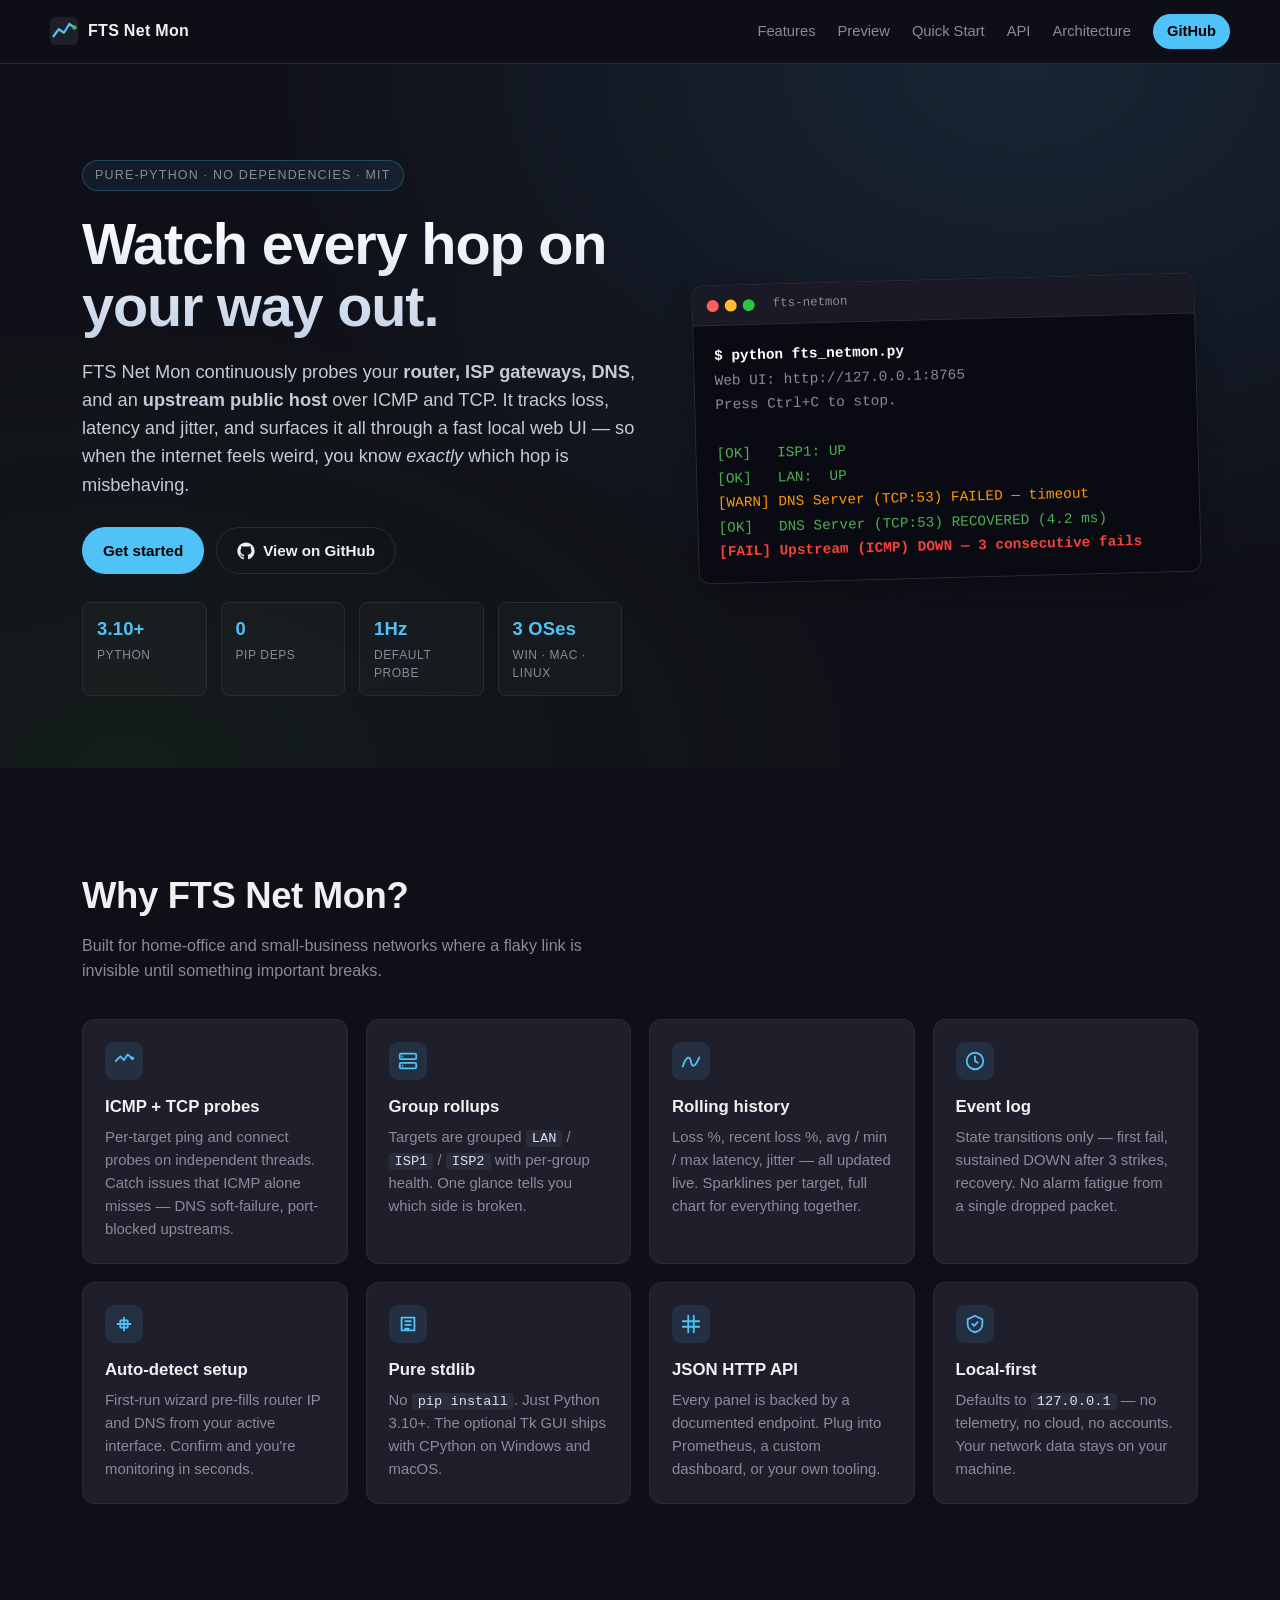
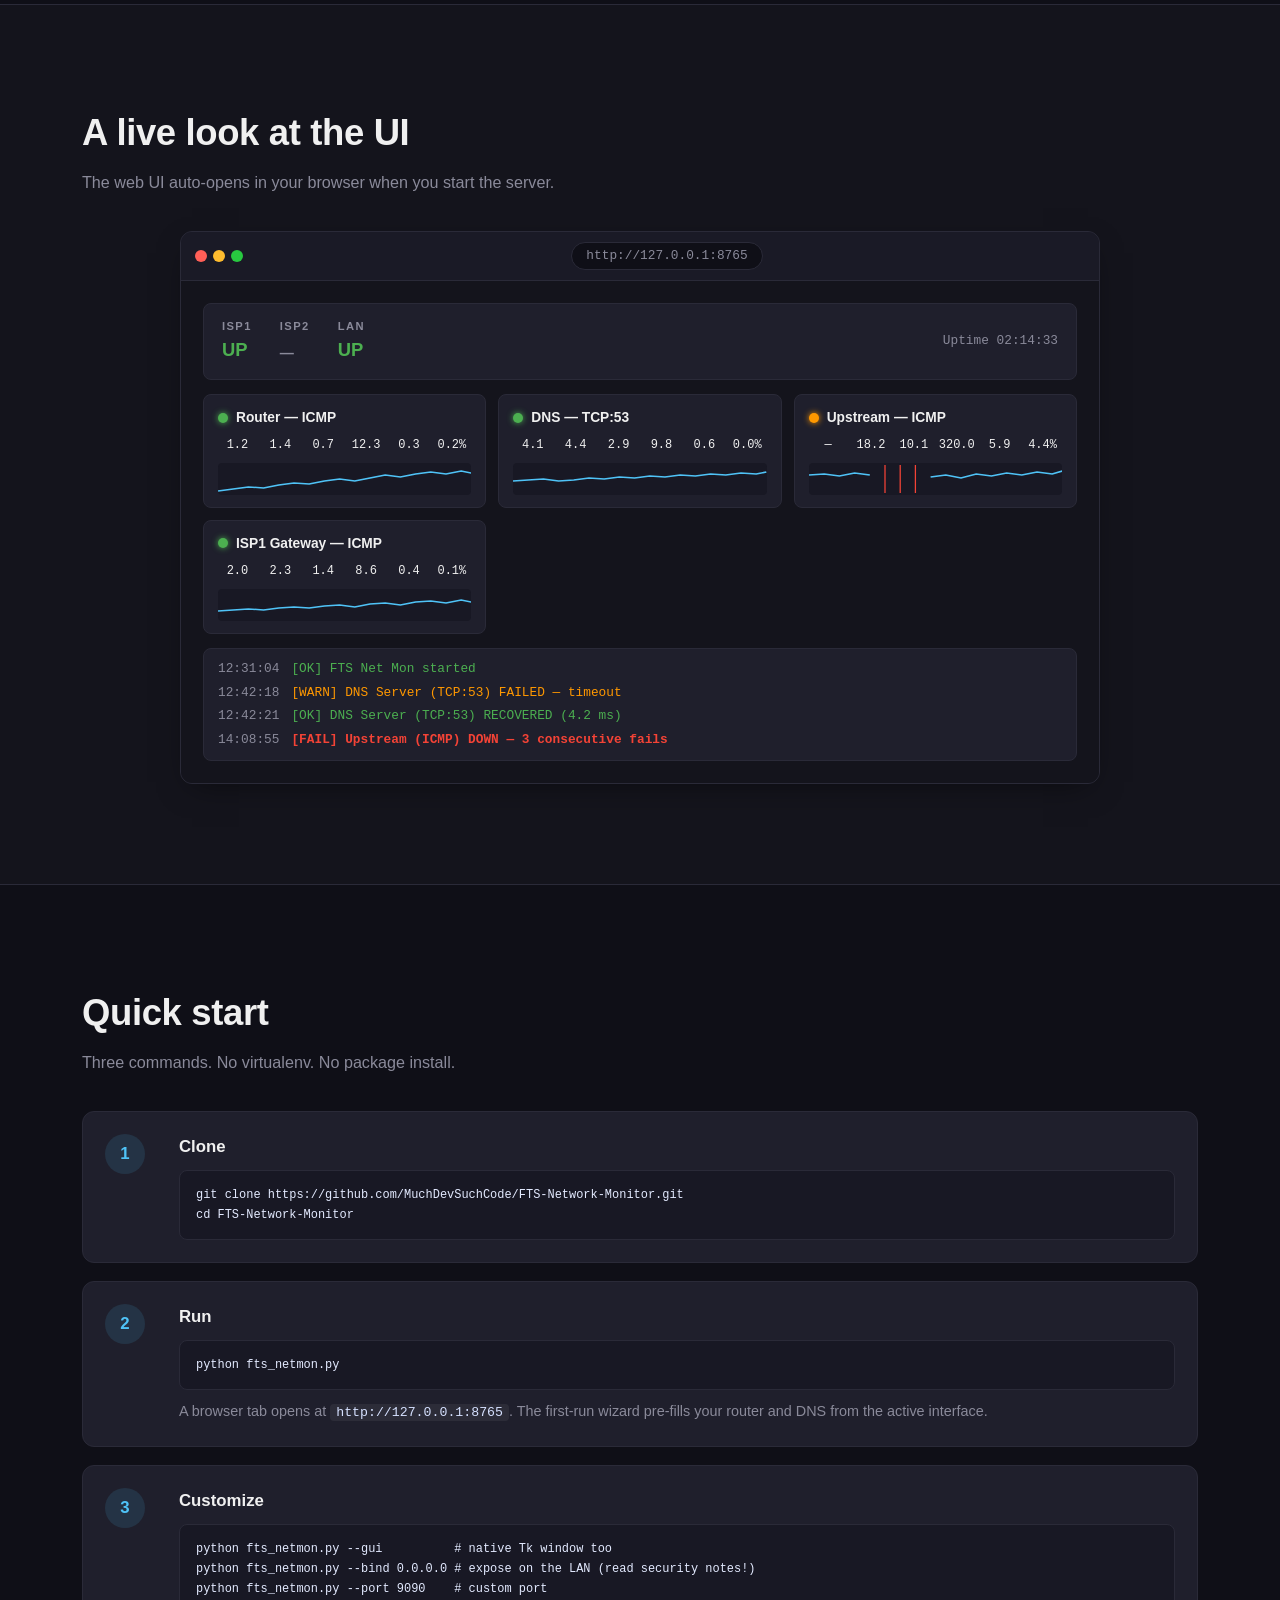
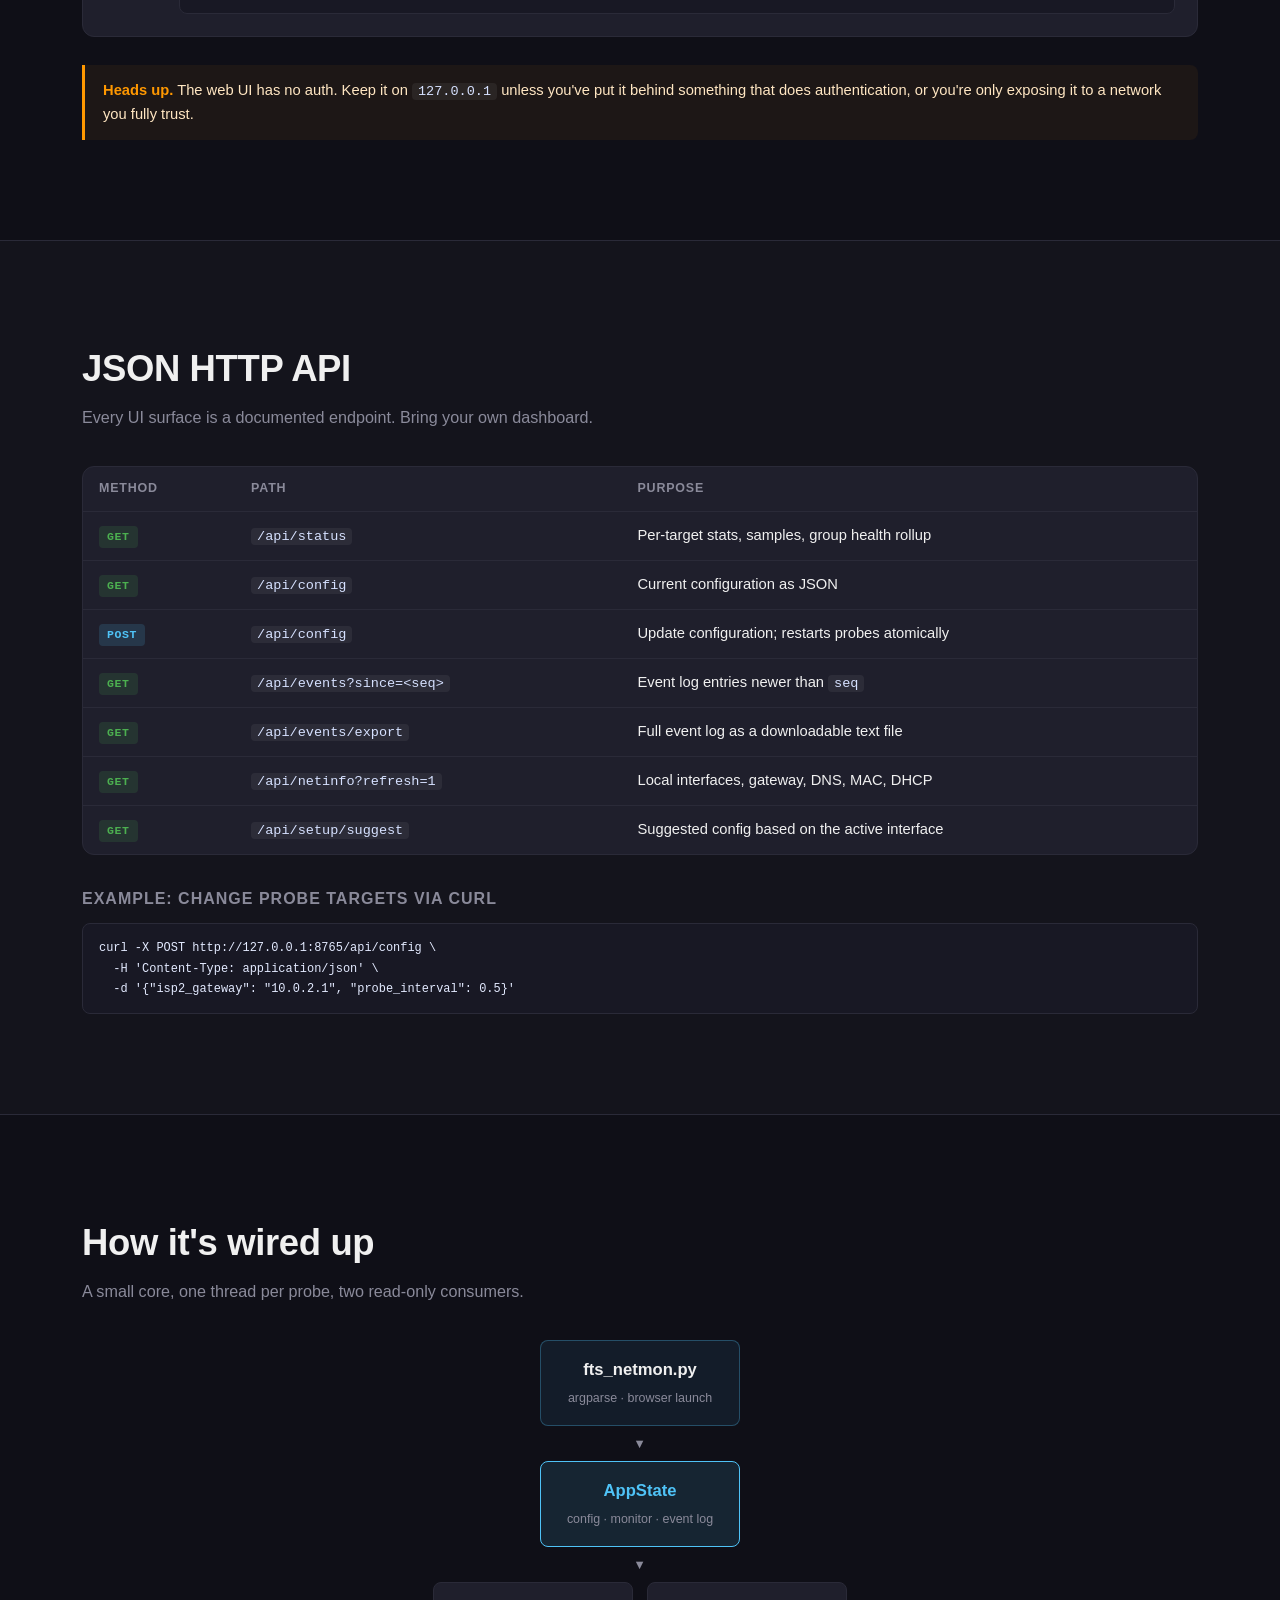
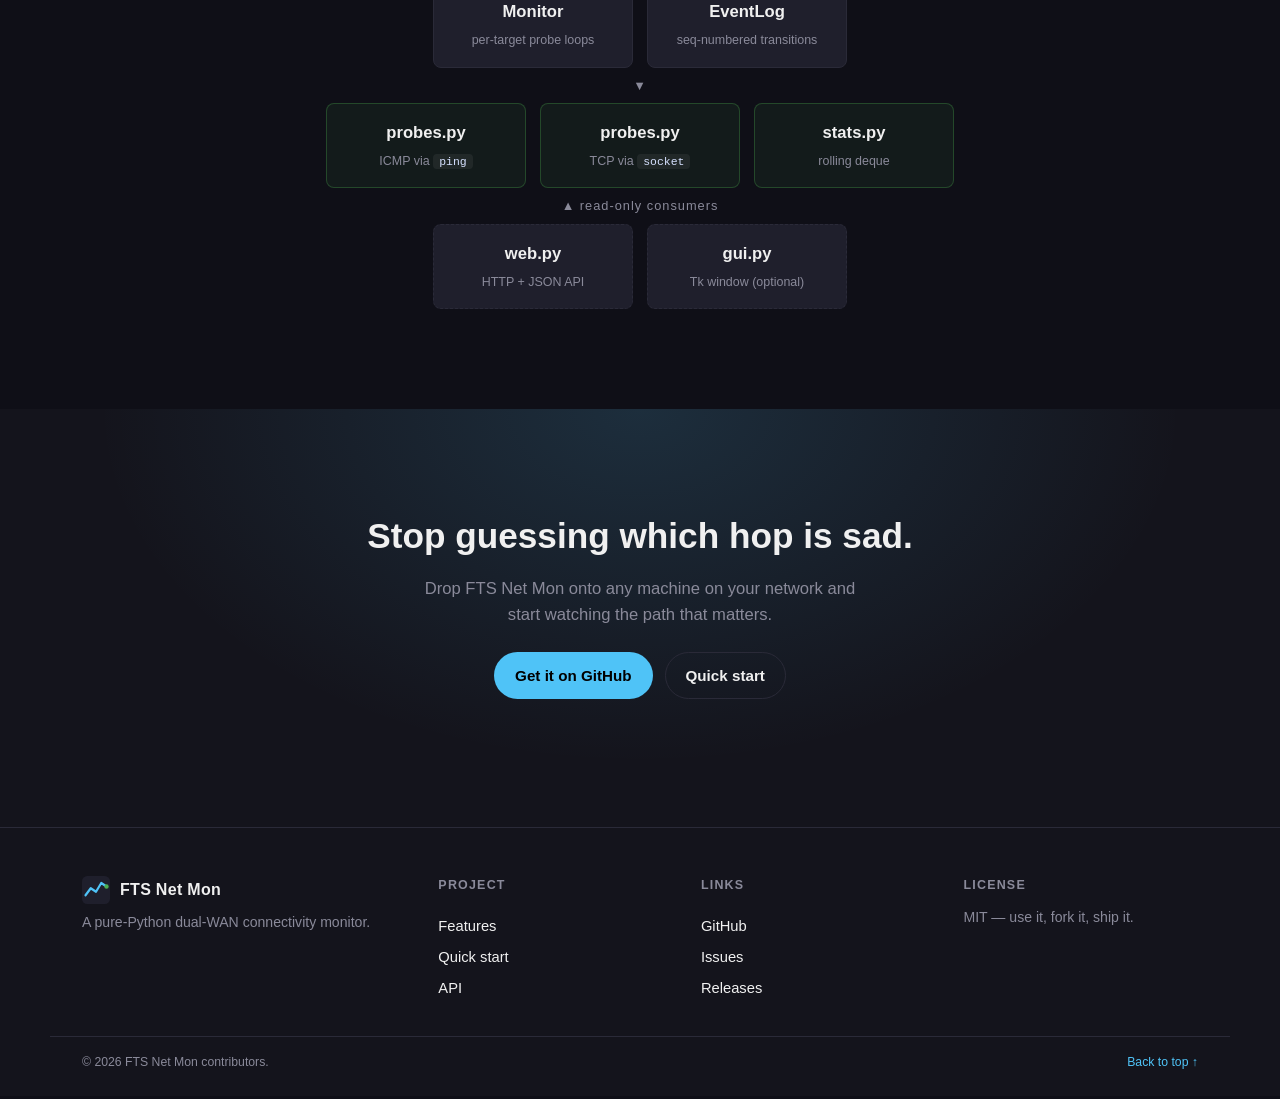
<file: docs/index.html>
<!DOCTYPE html>
<html lang="en">
<head>
  <meta charset="UTF-8">
  <meta name="viewport" content="width=device-width, initial-scale=1.0">
  <meta name="description" content="FTS Net Mon — a pure-Python dual-WAN connectivity monitor with a live web UI. ICMP + TCP probes, group rollups, event log, no third-party dependencies.">
  <meta name="theme-color" content="#14141c">
  <meta property="og:title" content="FTS Net Mon — Dual-WAN Connectivity Monitor">
  <meta property="og:description" content="Pure-Python tool that probes your router, ISP gateways, DNS and upstream over ICMP + TCP, with a live local web UI.">
  <meta property="og:type" content="website">
  <title>FTS Net Mon — Dual-WAN Connectivity Monitor</title>
  <link rel="stylesheet" href="styles.css">
  <link rel="icon" href="data:image/svg+xml,%3Csvg xmlns='http://www.w3.org/2000/svg' viewBox='0 0 32 32'%3E%3Crect width='32' height='32' rx='6' fill='%2314141c'/%3E%3Cpath d='M4 22 L10 14 L16 18 L22 8 L28 12' stroke='%234fc3f7' stroke-width='2.5' fill='none' stroke-linecap='round' stroke-linejoin='round'/%3E%3Ccircle cx='28' cy='12' r='2.5' fill='%234caf50'/%3E%3C/svg%3E">
</head>
<body>
  <a class="skip-link" href="#main">Skip to content</a>

  <header class="site-header">
    <div class="container nav">
      <a class="brand" href="#top" aria-label="FTS Net Mon home">
        <svg class="brand-mark" viewBox="0 0 32 32" aria-hidden="true">
          <rect width="32" height="32" rx="6" fill="#1f1f2c"/>
          <path d="M4 22 L10 14 L16 18 L22 8 L28 12" stroke="#4fc3f7" stroke-width="2.5" fill="none" stroke-linecap="round" stroke-linejoin="round"/>
          <circle cx="28" cy="12" r="2.5" fill="#4caf50"/>
        </svg>
        <span class="brand-text">FTS Net Mon</span>
      </a>

      <button class="nav-toggle" id="nav-toggle" aria-expanded="false" aria-controls="primary-nav" aria-label="Open menu">
        <span></span><span></span><span></span>
      </button>

      <nav id="primary-nav" class="primary-nav" aria-label="Primary">
        <a href="#features">Features</a>
        <a href="#preview">Preview</a>
        <a href="#quickstart">Quick Start</a>
        <a href="#api">API</a>
        <a href="#architecture">Architecture</a>
        <a class="nav-cta" href="https://github.com/MuchDevSuchCode/FTS-Network-Monitor" target="_blank" rel="noopener">GitHub</a>
      </nav>
    </div>
  </header>

  <main id="main">
    <section id="top" class="hero">
      <div class="container hero-grid">
        <div class="hero-copy">
          <span class="eyebrow">Pure-Python · No dependencies · MIT</span>
          <h1>Watch every hop on your way out.</h1>
          <p class="lead">
            FTS Net Mon continuously probes your <strong>router, ISP gateways, DNS</strong>, and an
            <strong>upstream public host</strong> over ICMP and TCP. It tracks loss, latency and jitter,
            and surfaces it all through a fast local web UI — so when the internet feels weird,
            you know <em>exactly</em> which hop is misbehaving.
          </p>

          <div class="cta-row">
            <a class="btn primary" href="#quickstart">Get started</a>
            <a class="btn ghost" href="https://github.com/MuchDevSuchCode/FTS-Network-Monitor" target="_blank" rel="noopener">
              <svg viewBox="0 0 24 24" width="18" height="18" aria-hidden="true">
                <path fill="currentColor" d="M12 .5C5.65.5.5 5.65.5 12c0 5.08 3.29 9.39 7.86 10.91.58.11.79-.25.79-.56v-2.16c-3.2.7-3.87-1.36-3.87-1.36-.52-1.32-1.27-1.67-1.27-1.67-1.04-.71.08-.7.08-.7 1.15.08 1.76 1.18 1.76 1.18 1.02 1.75 2.68 1.24 3.34.95.1-.74.4-1.24.72-1.52-2.55-.29-5.24-1.28-5.24-5.69 0-1.26.45-2.29 1.18-3.1-.12-.29-.51-1.46.11-3.04 0 0 .96-.31 3.15 1.18.91-.25 1.89-.38 2.86-.39.97.01 1.95.14 2.86.39 2.18-1.49 3.14-1.18 3.14-1.18.62 1.58.23 2.75.12 3.04.74.81 1.18 1.84 1.18 3.1 0 4.42-2.69 5.39-5.25 5.68.41.36.78 1.06.78 2.13v3.16c0 .31.21.68.8.56C20.21 21.39 23.5 17.07 23.5 12 23.5 5.65 18.35.5 12 .5z"/>
              </svg>
              View on GitHub
            </a>
          </div>

          <div class="hero-meta">
            <div><strong>3.10+</strong><span>Python</span></div>
            <div><strong>0</strong><span>pip deps</span></div>
            <div><strong>1Hz</strong><span>default probe</span></div>
            <div><strong>3 OSes</strong><span>Win · Mac · Linux</span></div>
          </div>
        </div>

        <div class="hero-visual" aria-hidden="true">
          <div class="terminal">
            <div class="terminal-bar">
              <span class="dot red"></span><span class="dot yellow"></span><span class="dot green"></span>
              <span class="terminal-title">fts-netmon</span>
            </div>
            <pre class="terminal-body"><span class="cmd">$ python fts_netmon.py</span>
<span class="dim">Web UI: http://127.0.0.1:8765</span>
<span class="dim">Press Ctrl+C to stop.</span>

<span class="ok">[OK]   ISP1: UP</span>
<span class="ok">[OK]   LAN:  UP</span>
<span class="warn">[WARN] DNS Server (TCP:53) FAILED — timeout</span>
<span class="ok">[OK]   DNS Server (TCP:53) RECOVERED (4.2 ms)</span>
<span class="fail">[FAIL] Upstream (ICMP) DOWN — 3 consecutive fails</span>
</pre>
          </div>
        </div>
      </div>
    </section>

    <section id="features" class="section">
      <div class="container">
        <h2 class="section-title">Why FTS Net Mon?</h2>
        <p class="section-sub">Built for home-office and small-business networks where a flaky link is invisible until something important breaks.</p>

        <div class="feature-grid">
          <article class="card">
            <div class="card-icon" aria-hidden="true">
              <svg viewBox="0 0 24 24"><path d="M3 12 L8 7 L12 11 L16 5 L21 9" stroke="currentColor" stroke-width="2" fill="none" stroke-linecap="round" stroke-linejoin="round"/><circle cx="21" cy="9" r="2" fill="currentColor"/></svg>
            </div>
            <h3>ICMP + TCP probes</h3>
            <p>Per-target ping and connect probes on independent threads. Catch issues that ICMP alone misses — DNS soft-failure, port-blocked upstreams.</p>
          </article>

          <article class="card">
            <div class="card-icon" aria-hidden="true">
              <svg viewBox="0 0 24 24"><rect x="3" y="4" width="18" height="6" rx="1.5" stroke="currentColor" stroke-width="2" fill="none"/><rect x="3" y="14" width="18" height="6" rx="1.5" stroke="currentColor" stroke-width="2" fill="none"/><circle cx="6" cy="7" r="1" fill="currentColor"/><circle cx="6" cy="17" r="1" fill="currentColor"/></svg>
            </div>
            <h3>Group rollups</h3>
            <p>Targets are grouped <code>LAN</code> / <code>ISP1</code> / <code>ISP2</code> with per-group health. One glance tells you which side is broken.</p>
          </article>

          <article class="card">
            <div class="card-icon" aria-hidden="true">
              <svg viewBox="0 0 24 24"><path d="M3 18 C7 6, 11 6, 12 13 S 17 18, 21 8" stroke="currentColor" stroke-width="2" fill="none" stroke-linecap="round"/></svg>
            </div>
            <h3>Rolling history</h3>
            <p>Loss %, recent loss %, avg / min / max latency, jitter — all updated live. Sparklines per target, full chart for everything together.</p>
          </article>

          <article class="card">
            <div class="card-icon" aria-hidden="true">
              <svg viewBox="0 0 24 24"><circle cx="12" cy="12" r="9" stroke="currentColor" stroke-width="2" fill="none"/><path d="M12 7 V12 L15 14" stroke="currentColor" stroke-width="2" fill="none" stroke-linecap="round"/></svg>
            </div>
            <h3>Event log</h3>
            <p>State transitions only — first fail, sustained DOWN after 3 strikes, recovery. No alarm fatigue from a single dropped packet.</p>
          </article>

          <article class="card">
            <div class="card-icon" aria-hidden="true">
              <svg viewBox="0 0 24 24"><path d="M5 12 H19 M12 5 V19 M8 8 H16 V16 H8 Z" stroke="currentColor" stroke-width="2" fill="none" stroke-linecap="round" stroke-linejoin="round"/></svg>
            </div>
            <h3>Auto-detect setup</h3>
            <p>First-run wizard pre-fills router IP and DNS from your active interface. Confirm and you're monitoring in seconds.</p>
          </article>

          <article class="card">
            <div class="card-icon" aria-hidden="true">
              <svg viewBox="0 0 24 24"><path d="M5 19 V5 H19 V19 Z M9 9 H15 M9 13 H15 M9 17 H13" stroke="currentColor" stroke-width="2" fill="none" stroke-linecap="round" stroke-linejoin="round"/></svg>
            </div>
            <h3>Pure stdlib</h3>
            <p>No <code>pip install</code>. Just Python 3.10+. The optional Tk GUI ships with CPython on Windows and macOS.</p>
          </article>

          <article class="card">
            <div class="card-icon" aria-hidden="true">
              <svg viewBox="0 0 24 24"><path d="M3 9 H21 M3 15 H21 M9 3 V21 M15 3 V21" stroke="currentColor" stroke-width="2" fill="none" stroke-linecap="round"/></svg>
            </div>
            <h3>JSON HTTP API</h3>
            <p>Every panel is backed by a documented endpoint. Plug into Prometheus, a custom dashboard, or your own tooling.</p>
          </article>

          <article class="card">
            <div class="card-icon" aria-hidden="true">
              <svg viewBox="0 0 24 24"><path d="M12 3 L4 7 V12 C4 17 8 20 12 21 C16 20 20 17 20 12 V7 Z" stroke="currentColor" stroke-width="2" fill="none" stroke-linejoin="round"/><path d="M9 12 L11 14 L15 10" stroke="currentColor" stroke-width="2" fill="none" stroke-linecap="round" stroke-linejoin="round"/></svg>
            </div>
            <h3>Local-first</h3>
            <p>Defaults to <code>127.0.0.1</code> — no telemetry, no cloud, no accounts. Your network data stays on your machine.</p>
          </article>
        </div>
      </div>
    </section>

    <section id="preview" class="section section-alt">
      <div class="container">
        <h2 class="section-title">A live look at the UI</h2>
        <p class="section-sub">The web UI auto-opens in your browser when you start the server.</p>

        <div class="preview">
          <div class="preview-window" role="img" aria-label="Mock-up of the FTS Net Mon web UI showing group health, target cards with sparklines, and an event log">
            <div class="window-bar">
              <span class="dot red"></span><span class="dot yellow"></span><span class="dot green"></span>
              <span class="window-url">http://127.0.0.1:8765</span>
            </div>
            <div class="window-body">
              <div class="mock-banner">
                <div class="mock-group"><span class="mock-lbl">ISP1</span><span class="mock-status ok">UP</span></div>
                <div class="mock-group"><span class="mock-lbl">ISP2</span><span class="mock-status muted">—</span></div>
                <div class="mock-group"><span class="mock-lbl">LAN</span><span class="mock-status ok">UP</span></div>
                <div class="mock-clock">Uptime 02:14:33</div>
              </div>

              <div class="mock-cards">
                <div class="mock-card">
                  <div class="mock-card-head"><span class="mock-light ok"></span><span class="mock-name">Router — ICMP</span></div>
                  <div class="mock-stats"><span>1.2</span><span>1.4</span><span>0.7</span><span>12.3</span><span>0.3</span><span>0.2%</span></div>
                  <svg class="mock-spark" viewBox="0 0 200 32" preserveAspectRatio="none">
                    <polyline points="0,28 12,26 24,24 36,25 48,22 60,20 72,21 84,18 96,16 108,18 120,15 132,12 144,14 156,11 168,9 180,11 192,8 200,10" fill="none" stroke="#4fc3f7" stroke-width="1.5"/>
                  </svg>
                </div>

                <div class="mock-card">
                  <div class="mock-card-head"><span class="mock-light ok"></span><span class="mock-name">DNS — TCP:53</span></div>
                  <div class="mock-stats"><span>4.1</span><span>4.4</span><span>2.9</span><span>9.8</span><span>0.6</span><span>0.0%</span></div>
                  <svg class="mock-spark" viewBox="0 0 200 32" preserveAspectRatio="none">
                    <polyline points="0,18 12,17 24,16 36,18 48,17 60,15 72,16 84,14 96,15 108,13 120,14 132,12 144,13 156,11 168,12 180,10 192,11 200,9" fill="none" stroke="#4fc3f7" stroke-width="1.5"/>
                  </svg>
                </div>

                <div class="mock-card">
                  <div class="mock-card-head"><span class="mock-light warn"></span><span class="mock-name">Upstream — ICMP</span></div>
                  <div class="mock-stats"><span>—</span><span>18.2</span><span>10.1</span><span>320.0</span><span>5.9</span><span>4.4%</span></div>
                  <svg class="mock-spark" viewBox="0 0 200 32" preserveAspectRatio="none">
                    <polyline points="0,12 12,11 24,13 36,10 48,12" fill="none" stroke="#4fc3f7" stroke-width="1.5"/>
                    <line x1="60" y1="2" x2="60" y2="30" stroke="#f44336" stroke-width="1"/>
                    <line x1="72" y1="2" x2="72" y2="30" stroke="#f44336" stroke-width="1"/>
                    <line x1="84" y1="2" x2="84" y2="30" stroke="#f44336" stroke-width="1"/>
                    <polyline points="96,14 108,12 120,15 132,11 144,13 156,10 168,12 180,9 192,11 200,8" fill="none" stroke="#4fc3f7" stroke-width="1.5"/>
                  </svg>
                </div>

                <div class="mock-card">
                  <div class="mock-card-head"><span class="mock-light ok"></span><span class="mock-name">ISP1 Gateway — ICMP</span></div>
                  <div class="mock-stats"><span>2.0</span><span>2.3</span><span>1.4</span><span>8.6</span><span>0.4</span><span>0.1%</span></div>
                  <svg class="mock-spark" viewBox="0 0 200 32" preserveAspectRatio="none">
                    <polyline points="0,22 12,21 24,20 36,21 48,19 60,18 72,19 84,17 96,16 108,18 120,15 132,14 144,16 156,13 168,12 180,14 192,11 200,13" fill="none" stroke="#4fc3f7" stroke-width="1.5"/>
                  </svg>
                </div>
              </div>

              <div class="mock-events">
                <div class="ev"><span class="ev-ts">12:31:04</span><span class="ev-ok">[OK]   FTS Net Mon started</span></div>
                <div class="ev"><span class="ev-ts">12:42:18</span><span class="ev-warn">[WARN] DNS Server (TCP:53) FAILED — timeout</span></div>
                <div class="ev"><span class="ev-ts">12:42:21</span><span class="ev-ok">[OK]   DNS Server (TCP:53) RECOVERED (4.2 ms)</span></div>
                <div class="ev"><span class="ev-ts">14:08:55</span><span class="ev-fail">[FAIL] Upstream (ICMP) DOWN — 3 consecutive fails</span></div>
              </div>
            </div>
          </div>
        </div>
      </div>
    </section>

    <section id="quickstart" class="section">
      <div class="container">
        <h2 class="section-title">Quick start</h2>
        <p class="section-sub">Three commands. No virtualenv. No package install.</p>

        <ol class="steps">
          <li>
            <div class="step-num">1</div>
            <div class="step-body">
              <h3>Clone</h3>
              <pre><code>git clone https://github.com/MuchDevSuchCode/FTS-Network-Monitor.git
cd FTS-Network-Monitor</code></pre>
            </div>
          </li>
          <li>
            <div class="step-num">2</div>
            <div class="step-body">
              <h3>Run</h3>
              <pre><code>python fts_netmon.py</code></pre>
              <p class="step-hint">A browser tab opens at <code>http://127.0.0.1:8765</code>. The first-run wizard pre-fills your router and DNS from the active interface.</p>
            </div>
          </li>
          <li>
            <div class="step-num">3</div>
            <div class="step-body">
              <h3>Customize</h3>
              <pre><code>python fts_netmon.py --gui          # native Tk window too
python fts_netmon.py --bind 0.0.0.0 # expose on the LAN (read security notes!)
python fts_netmon.py --port 9090    # custom port</code></pre>
            </div>
          </li>
        </ol>

        <div class="callout">
          <strong>Heads up.</strong> The web UI has no auth. Keep it on <code>127.0.0.1</code> unless you've put it behind something that does authentication, or you're only exposing it to a network you fully trust.
        </div>
      </div>
    </section>

    <section id="api" class="section section-alt">
      <div class="container">
        <h2 class="section-title">JSON HTTP API</h2>
        <p class="section-sub">Every UI surface is a documented endpoint. Bring your own dashboard.</p>

        <div class="table-wrap">
          <table class="api-table">
            <thead>
              <tr><th>Method</th><th>Path</th><th>Purpose</th></tr>
            </thead>
            <tbody>
              <tr><td><span class="meth get">GET</span></td><td><code>/api/status</code></td><td>Per-target stats, samples, group health rollup</td></tr>
              <tr><td><span class="meth get">GET</span></td><td><code>/api/config</code></td><td>Current configuration as JSON</td></tr>
              <tr><td><span class="meth post">POST</span></td><td><code>/api/config</code></td><td>Update configuration; restarts probes atomically</td></tr>
              <tr><td><span class="meth get">GET</span></td><td><code>/api/events?since=&lt;seq&gt;</code></td><td>Event log entries newer than <code>seq</code></td></tr>
              <tr><td><span class="meth get">GET</span></td><td><code>/api/events/export</code></td><td>Full event log as a downloadable text file</td></tr>
              <tr><td><span class="meth get">GET</span></td><td><code>/api/netinfo?refresh=1</code></td><td>Local interfaces, gateway, DNS, MAC, DHCP</td></tr>
              <tr><td><span class="meth get">GET</span></td><td><code>/api/setup/suggest</code></td><td>Suggested config based on the active interface</td></tr>
            </tbody>
          </table>
        </div>

        <h3 class="sub-title">Example: change probe targets via curl</h3>
        <pre class="code-block"><code>curl -X POST http://127.0.0.1:8765/api/config \
  -H 'Content-Type: application/json' \
  -d '{"isp2_gateway": "10.0.2.1", "probe_interval": 0.5}'</code></pre>
      </div>
    </section>

    <section id="architecture" class="section">
      <div class="container">
        <h2 class="section-title">How it's wired up</h2>
        <p class="section-sub">A small core, one thread per probe, two read-only consumers.</p>

        <div class="arch">
          <div class="arch-row">
            <div class="arch-box top">fts_netmon.py<small>argparse · browser launch</small></div>
          </div>
          <div class="arch-arrow">▼</div>
          <div class="arch-row">
            <div class="arch-box accent">AppState<small>config · monitor · event log</small></div>
          </div>
          <div class="arch-arrow">▼</div>
          <div class="arch-row split">
            <div class="arch-box">Monitor<small>per-target probe loops</small></div>
            <div class="arch-box">EventLog<small>seq-numbered transitions</small></div>
          </div>
          <div class="arch-arrow">▼</div>
          <div class="arch-row split">
            <div class="arch-box ok">probes.py<small>ICMP via <code>ping</code></small></div>
            <div class="arch-box ok">probes.py<small>TCP via <code>socket</code></small></div>
            <div class="arch-box ok">stats.py<small>rolling deque</small></div>
          </div>
          <div class="arch-arrow">▲ read-only consumers</div>
          <div class="arch-row split">
            <div class="arch-box outline">web.py<small>HTTP + JSON API</small></div>
            <div class="arch-box outline">gui.py<small>Tk window (optional)</small></div>
          </div>
        </div>
      </div>
    </section>

    <section id="cta" class="section section-cta">
      <div class="container cta-wrap">
        <h2>Stop guessing which hop is sad.</h2>
        <p>Drop FTS Net Mon onto any machine on your network and start watching the path that matters.</p>
        <div class="cta-row">
          <a class="btn primary" href="https://github.com/MuchDevSuchCode/FTS-Network-Monitor" target="_blank" rel="noopener">Get it on GitHub</a>
          <a class="btn ghost" href="#quickstart">Quick start</a>
        </div>
      </div>
    </section>
  </main>

  <footer class="site-footer">
    <div class="container footer-grid">
      <div>
        <div class="brand">
          <svg class="brand-mark" viewBox="0 0 32 32" aria-hidden="true">
            <rect width="32" height="32" rx="6" fill="#1f1f2c"/>
            <path d="M4 22 L10 14 L16 18 L22 8 L28 12" stroke="#4fc3f7" stroke-width="2.5" fill="none" stroke-linecap="round" stroke-linejoin="round"/>
            <circle cx="28" cy="12" r="2.5" fill="#4caf50"/>
          </svg>
          <span class="brand-text">FTS Net Mon</span>
        </div>
        <p class="muted">A pure-Python dual-WAN connectivity monitor.</p>
      </div>

      <nav aria-label="Footer">
        <h4>Project</h4>
        <a href="#features">Features</a>
        <a href="#quickstart">Quick start</a>
        <a href="#api">API</a>
      </nav>

      <nav aria-label="External">
        <h4>Links</h4>
        <a href="https://github.com/MuchDevSuchCode/FTS-Network-Monitor" target="_blank" rel="noopener">GitHub</a>
        <a href="https://github.com/MuchDevSuchCode/FTS-Network-Monitor/issues" target="_blank" rel="noopener">Issues</a>
        <a href="https://github.com/MuchDevSuchCode/FTS-Network-Monitor/releases" target="_blank" rel="noopener">Releases</a>
      </nav>

      <div>
        <h4>License</h4>
        <p class="muted">MIT — use it, fork it, ship it.</p>
      </div>
    </div>

    <div class="container footer-bot">
      <small id="year-line"></small>
      <small><a href="#top">Back to top ↑</a></small>
    </div>
  </footer>

  <script src="script.js" defer></script>
</body>
</html>
</file>
<file: docs/styles.css>
/* FTS Net Mon — landing page
   Dark theme, fluid layout, fully responsive.
   Single-file CSS, no external imports. */

:root {
  --bg: #0f0f17;
  --bg-2: #14141c;
  --card: #1f1f2c;
  --card-alt: #181824;
  --grid: #2a2a38;
  --text: #f0f0f0;
  --muted: #8a8a9a;
  --accent: #4fc3f7;
  --accent-2: #29b6f6;
  --ok: #4caf50;
  --warn: #ff9800;
  --fail: #f44336;
  --max: 1180px;

  --radius: 8px;
  --radius-lg: 12px;
  --shadow: 0 10px 30px -12px rgba(0, 0, 0, 0.55);

  --t-fast: 150ms ease;
  --t: 220ms ease;
}

@media (prefers-reduced-motion: reduce) {
  * { animation: none !important; transition: none !important; }
}

* { box-sizing: border-box; }
html, body { margin: 0; padding: 0; }
html { scroll-behavior: smooth; -webkit-text-size-adjust: 100%; }

body {
  font-family: -apple-system, BlinkMacSystemFont, "Segoe UI", Roboto,
               "Helvetica Neue", Arial, sans-serif;
  background: var(--bg);
  color: var(--text);
  line-height: 1.55;
  font-size: clamp(15px, 0.92rem + 0.15vw, 17px);
  overflow-x: hidden;
}

img, svg { max-width: 100%; display: block; }
a { color: var(--accent); text-decoration: none; transition: color var(--t-fast); }
a:hover { color: var(--accent-2); }

code {
  font-family: "JetBrains Mono", "Fira Code", "Consolas", "Courier New", monospace;
  font-size: 0.92em;
  background: rgba(255, 255, 255, 0.06);
  padding: 1px 6px;
  border-radius: 4px;
  color: #d6e1ff;
}

pre {
  margin: 0;
  background: var(--card-alt);
  border: 1px solid var(--grid);
  border-radius: var(--radius);
  padding: 14px 16px;
  overflow-x: auto;
  font-family: "JetBrains Mono", "Fira Code", "Consolas", monospace;
  font-size: 13px;
  line-height: 1.55;
  color: #e3eaff;
}
pre code { background: transparent; padding: 0; color: inherit; }

.container {
  width: 100%;
  max-width: var(--max);
  margin: 0 auto;
  padding-left: clamp(16px, 4vw, 32px);
  padding-right: clamp(16px, 4vw, 32px);
}

.skip-link {
  position: absolute;
  left: -9999px;
  top: 0;
  background: var(--accent);
  color: #000;
  padding: 8px 14px;
  z-index: 1000;
  font-weight: 600;
  border-radius: 0 0 6px 6px;
}
.skip-link:focus { left: 0; }

/* ===== Header / nav ===== */
.site-header {
  position: sticky;
  top: 0;
  z-index: 50;
  background: rgba(15, 15, 23, 0.85);
  backdrop-filter: saturate(140%) blur(8px);
  -webkit-backdrop-filter: saturate(140%) blur(8px);
  border-bottom: 1px solid var(--grid);
}
.nav {
  display: flex;
  align-items: center;
  gap: 16px;
  padding: 14px 0;
}
.brand {
  display: flex;
  align-items: center;
  gap: 10px;
  font-weight: 700;
  letter-spacing: 0.3px;
  color: var(--text);
}
.brand:hover { color: var(--text); }
.brand-mark { width: 28px; height: 28px; }
.brand-text { font-size: 1rem; }

.primary-nav {
  margin-left: auto;
  display: flex;
  align-items: center;
  gap: 22px;
}
.primary-nav a {
  color: var(--muted);
  font-size: 0.92rem;
  font-weight: 500;
  position: relative;
  padding: 4px 0;
}
.primary-nav a:hover { color: var(--text); }
.primary-nav a.nav-cta {
  background: var(--accent);
  color: #000;
  padding: 6px 14px;
  border-radius: 999px;
  font-weight: 700;
}
.primary-nav a.nav-cta:hover { background: var(--accent-2); color: #000; }

.nav-toggle {
  margin-left: auto;
  display: none;
  width: 40px;
  height: 40px;
  background: transparent;
  border: 1px solid var(--grid);
  border-radius: 6px;
  cursor: pointer;
  padding: 0;
  position: relative;
}
.nav-toggle span {
  position: absolute;
  left: 9px; right: 9px;
  height: 2px;
  background: var(--text);
  border-radius: 2px;
  transition: transform var(--t), opacity var(--t-fast);
}
.nav-toggle span:nth-child(1) { top: 12px; }
.nav-toggle span:nth-child(2) { top: 19px; }
.nav-toggle span:nth-child(3) { top: 26px; }
.nav-toggle[aria-expanded="true"] span:nth-child(1) { transform: translateY(7px) rotate(45deg); }
.nav-toggle[aria-expanded="true"] span:nth-child(2) { opacity: 0; }
.nav-toggle[aria-expanded="true"] span:nth-child(3) { transform: translateY(-7px) rotate(-45deg); }

/* ===== Hero ===== */
.hero {
  padding: clamp(48px, 8vw, 96px) 0 clamp(40px, 6vw, 72px);
  background:
    radial-gradient(ellipse at 80% 0%, rgba(79, 195, 247, 0.13), transparent 55%),
    radial-gradient(ellipse at 10% 100%, rgba(76, 175, 80, 0.08), transparent 55%),
    var(--bg);
}
.hero-grid {
  display: grid;
  grid-template-columns: 1.1fr 1fr;
  gap: clamp(28px, 5vw, 60px);
  align-items: center;
}
.eyebrow {
  display: inline-block;
  font-size: 0.78rem;
  letter-spacing: 1.2px;
  text-transform: uppercase;
  color: var(--muted);
  background: rgba(79, 195, 247, 0.08);
  border: 1px solid rgba(79, 195, 247, 0.25);
  padding: 5px 12px;
  border-radius: 999px;
  margin-bottom: 22px;
}
.hero h1 {
  font-size: clamp(2rem, 1rem + 3.4vw, 3.6rem);
  line-height: 1.08;
  margin: 0 0 20px;
  letter-spacing: -0.02em;
  background: linear-gradient(180deg, #ffffff 0%, #c5d2e7 100%);
  -webkit-background-clip: text;
  background-clip: text;
  color: transparent;
}
.lead {
  font-size: clamp(1rem, 0.9rem + 0.3vw, 1.15rem);
  color: #c5cad9;
  margin: 0 0 28px;
  max-width: 56ch;
}
.cta-row {
  display: flex;
  flex-wrap: wrap;
  gap: 12px;
  margin-bottom: 28px;
}

.btn {
  display: inline-flex;
  align-items: center;
  gap: 8px;
  padding: 11px 20px;
  border-radius: 999px;
  font-weight: 600;
  font-size: 0.95rem;
  border: 1px solid transparent;
  cursor: pointer;
  transition: transform var(--t-fast), background var(--t-fast), color var(--t-fast);
}
.btn:active { transform: translateY(1px); }
.btn.primary {
  background: var(--accent);
  color: #000;
}
.btn.primary:hover { background: var(--accent-2); color: #000; }
.btn.ghost {
  background: transparent;
  color: var(--text);
  border-color: var(--grid);
}
.btn.ghost:hover { background: var(--card); color: var(--text); }

.hero-meta {
  display: grid;
  grid-template-columns: repeat(4, minmax(0, 1fr));
  gap: 14px;
  max-width: 540px;
}
.hero-meta div {
  background: rgba(255, 255, 255, 0.025);
  border: 1px solid var(--grid);
  border-radius: var(--radius);
  padding: 12px 14px;
  display: flex;
  flex-direction: column;
  gap: 2px;
  min-width: 0;          /* allow grid item to shrink instead of overflow */
  overflow: hidden;
}
.hero-meta strong {
  font-size: clamp(0.95rem, 0.7rem + 0.6vw, 1.15rem);
  color: var(--accent);
  font-weight: 700;
  letter-spacing: 0.2px;
  overflow-wrap: anywhere;  /* break long labels rather than spilling */
  hyphens: auto;
}
.hero-meta span {
  font-size: 0.75rem;
  color: var(--muted);
  text-transform: uppercase;
  letter-spacing: 0.6px;
  overflow-wrap: anywhere;
}

/* Terminal mock */
.hero-visual { perspective: 1000px; }
.terminal {
  background: #0a0a13;
  border: 1px solid var(--grid);
  border-radius: var(--radius-lg);
  box-shadow: var(--shadow);
  overflow: hidden;
  transform: rotate(-1.5deg);
  transition: transform var(--t);
}
.terminal:hover { transform: rotate(0deg); }
.terminal-bar {
  display: flex;
  align-items: center;
  gap: 6px;
  padding: 10px 14px;
  background: #1a1a26;
  border-bottom: 1px solid var(--grid);
}
.dot {
  width: 12px; height: 12px; border-radius: 50%;
  display: inline-block;
}
.dot.red { background: #ff5f57; }
.dot.yellow { background: #febc2e; }
.dot.green { background: #28c840; }
.terminal-title {
  margin-left: 12px;
  color: var(--muted);
  font-size: 0.78rem;
  font-family: "Consolas", monospace;
}
.terminal-body {
  margin: 0;
  padding: 18px 20px;
  background: #0a0a13;
  color: #d6e1ff;
  font-family: "Consolas", "JetBrains Mono", monospace;
  font-size: clamp(0.78rem, 0.6rem + 0.4vw, 0.9rem);
  line-height: 1.7;
  border: 0;
  white-space: pre;
  overflow-x: auto;
}
.terminal-body .cmd { color: #fff; font-weight: 700; }
.terminal-body .dim  { color: var(--muted); }
.terminal-body .ok   { color: var(--ok); }
.terminal-body .warn { color: var(--warn); }
.terminal-body .fail { color: var(--fail); font-weight: 700; }

/* ===== Sections ===== */
.section {
  padding: clamp(56px, 8vw, 100px) 0;
}
.section-alt {
  background: var(--bg-2);
  border-block: 1px solid var(--grid);
}
.section-title {
  font-size: clamp(1.6rem, 1rem + 1.6vw, 2.4rem);
  margin: 0 0 8px;
  letter-spacing: -0.01em;
}
.section-sub {
  color: var(--muted);
  margin: 0 0 36px;
  max-width: 60ch;
  font-size: clamp(0.95rem, 0.85rem + 0.2vw, 1.05rem);
}

/* ===== Feature grid ===== */
.feature-grid {
  display: grid;
  grid-template-columns: repeat(auto-fill, minmax(260px, 1fr));
  gap: 18px;
}
.card {
  background: var(--card);
  border: 1px solid var(--grid);
  border-radius: var(--radius-lg);
  padding: 22px;
  transition: transform var(--t), border-color var(--t), background var(--t-fast);
}
.card:hover {
  transform: translateY(-3px);
  border-color: rgba(79, 195, 247, 0.4);
}
.card-icon {
  width: 38px; height: 38px;
  display: inline-flex;
  align-items: center;
  justify-content: center;
  border-radius: 9px;
  background: rgba(79, 195, 247, 0.1);
  color: var(--accent);
  margin-bottom: 14px;
}
.card-icon svg { width: 22px; height: 22px; }
.card h3 {
  margin: 0 0 6px;
  font-size: 1.05rem;
  font-weight: 600;
}
.card p {
  margin: 0;
  color: var(--muted);
  font-size: 0.93rem;
  line-height: 1.55;
}

/* ===== Preview / browser mock ===== */
.preview { display: flex; justify-content: center; }
.preview-window {
  width: 100%;
  max-width: 920px;
  background: var(--card);
  border: 1px solid var(--grid);
  border-radius: var(--radius-lg);
  box-shadow: var(--shadow);
  overflow: hidden;
}
.window-bar {
  display: flex; align-items: center; gap: 6px;
  padding: 10px 14px;
  background: #1a1a26;
  border-bottom: 1px solid var(--grid);
}
.window-url {
  margin-left: auto;
  margin-right: auto;
  color: var(--muted);
  font-family: "Consolas", monospace;
  font-size: 0.8rem;
  background: var(--bg);
  padding: 3px 14px;
  border-radius: 999px;
  border: 1px solid var(--grid);
}
.window-body {
  padding: clamp(14px, 2vw, 22px);
  background: var(--bg-2);
}

.mock-banner {
  display: flex;
  align-items: center;
  gap: clamp(14px, 3vw, 28px);
  padding: 14px 18px;
  background: var(--card);
  border: 1px solid var(--grid);
  border-radius: var(--radius);
  margin-bottom: 14px;
  flex-wrap: wrap;
}
.mock-group { display: flex; flex-direction: column; }
.mock-lbl {
  font-size: 0.7rem;
  letter-spacing: 1.4px;
  font-weight: 700;
  color: var(--muted);
}
.mock-status { font-weight: 700; font-size: 1.15rem; }
.mock-status.ok { color: var(--ok); }
.mock-status.warn { color: var(--warn); }
.mock-status.fail { color: var(--fail); }
.mock-status.muted { color: var(--muted); }
.mock-clock {
  margin-left: auto;
  font-family: "Consolas", monospace;
  color: var(--muted);
  font-size: 0.8rem;
}

.mock-cards {
  display: grid;
  grid-template-columns: repeat(auto-fill, minmax(220px, 1fr));
  gap: 12px;
  margin-bottom: 14px;
}
.mock-card {
  background: var(--card);
  border: 1px solid var(--grid);
  border-radius: var(--radius);
  padding: 12px 14px;
}
.mock-card-head {
  display: flex; align-items: center; gap: 8px;
  margin-bottom: 8px;
}
.mock-light {
  width: 10px; height: 10px; border-radius: 50%; background: var(--muted);
}
.mock-light.ok   { background: var(--ok);   box-shadow: 0 0 6px var(--ok); }
.mock-light.warn { background: var(--warn); box-shadow: 0 0 6px var(--warn); }
.mock-light.fail { background: var(--fail); box-shadow: 0 0 6px var(--fail); }
.mock-name { font-size: 0.86rem; font-weight: 600; }
.mock-stats {
  display: grid;
  grid-template-columns: repeat(6, 1fr);
  gap: 4px;
  font-family: "Consolas", monospace;
  font-size: 0.75rem;
  color: var(--text);
  margin-bottom: 8px;
  text-align: center;
}
.mock-spark {
  width: 100%;
  height: 32px;
  background: var(--card-alt);
  border-radius: 4px;
}

.mock-events {
  background: var(--card);
  border: 1px solid var(--grid);
  border-radius: var(--radius);
  padding: 10px 14px;
  font-family: "Consolas", monospace;
  font-size: 0.8rem;
  display: flex;
  flex-direction: column;
  gap: 4px;
  max-height: 140px;
  overflow-y: auto;
}
.mock-events .ev { display: flex; gap: 12px; }
.ev-ts { color: var(--muted); flex-shrink: 0; }
.ev-ok   { color: var(--ok); }
.ev-warn { color: var(--warn); }
.ev-fail { color: var(--fail); font-weight: 700; }

/* ===== Steps ===== */
.steps {
  list-style: none;
  margin: 0;
  padding: 0;
  display: grid;
  gap: 18px;
  counter-reset: step;
}
.steps li {
  display: grid;
  grid-template-columns: 56px 1fr;
  gap: 18px;
  align-items: start;
  background: var(--card);
  border: 1px solid var(--grid);
  border-radius: var(--radius-lg);
  padding: 22px;
}
.step-num {
  width: 40px; height: 40px;
  display: flex; align-items: center; justify-content: center;
  border-radius: 50%;
  background: rgba(79, 195, 247, 0.12);
  color: var(--accent);
  font-weight: 700;
  font-size: 1.05rem;
}
.step-body h3 { margin: 0 0 10px; font-size: 1.05rem; }
.step-hint { color: var(--muted); margin: 10px 0 0; font-size: 0.9rem; }

.callout {
  margin-top: 28px;
  padding: 14px 18px;
  border-left: 3px solid var(--warn);
  background: rgba(255, 152, 0, 0.06);
  color: #ffe6c2;
  border-radius: 0 var(--radius) var(--radius) 0;
  font-size: 0.92rem;
}
.callout strong { color: var(--warn); }

/* ===== API table ===== */
.table-wrap {
  overflow-x: auto;
  border: 1px solid var(--grid);
  border-radius: var(--radius-lg);
  background: var(--card);
}
.api-table {
  width: 100%;
  border-collapse: collapse;
  min-width: 540px;
  font-size: 0.92rem;
}
.api-table th, .api-table td {
  text-align: left;
  padding: 12px 16px;
  border-bottom: 1px solid var(--grid);
  vertical-align: top;
}
.api-table th {
  font-weight: 700;
  font-size: 0.78rem;
  text-transform: uppercase;
  letter-spacing: 0.8px;
  color: var(--muted);
}
.api-table tr:last-child td { border-bottom: 0; }
.meth {
  display: inline-block;
  font-family: "Consolas", monospace;
  font-size: 0.72rem;
  font-weight: 700;
  letter-spacing: 0.6px;
  padding: 2px 8px;
  border-radius: 4px;
}
.meth.get  { background: rgba(76, 175, 80, 0.15); color: var(--ok); }
.meth.post { background: rgba(79, 195, 247, 0.15); color: var(--accent); }

.sub-title {
  margin: 32px 0 12px;
  font-size: 1rem;
  color: var(--muted);
  text-transform: uppercase;
  letter-spacing: 1px;
}
.code-block {
  background: var(--card-alt);
}

/* ===== Architecture diagram ===== */
.arch {
  display: flex;
  flex-direction: column;
  align-items: center;
  gap: 8px;
}
.arch-row {
  display: flex;
  gap: 14px;
  flex-wrap: wrap;
  justify-content: center;
}
.arch-arrow {
  color: var(--muted);
  font-size: 0.8rem;
  letter-spacing: 1px;
}
.arch-box {
  min-width: 200px;
  padding: 16px 20px;
  border-radius: var(--radius);
  background: var(--card);
  border: 1px solid var(--grid);
  text-align: center;
  display: flex; flex-direction: column;
  font-weight: 600;
}
.arch-box small {
  display: block;
  margin-top: 6px;
  color: var(--muted);
  font-weight: 400;
  font-size: 0.78rem;
}
.arch-box.top { background: rgba(79, 195, 247, 0.08); border-color: rgba(79, 195, 247, 0.3); }
.arch-box.accent { background: rgba(79, 195, 247, 0.12); border-color: var(--accent); color: var(--accent); }
.arch-box.ok { background: rgba(76, 175, 80, 0.08); border-color: rgba(76, 175, 80, 0.3); }
.arch-box.outline { border-style: dashed; }

/* ===== CTA section ===== */
.section-cta {
  background:
    radial-gradient(ellipse at 50% 0%, rgba(79, 195, 247, 0.15), transparent 60%),
    var(--bg-2);
  text-align: center;
}
.cta-wrap h2 {
  font-size: clamp(1.6rem, 1rem + 1.5vw, 2.2rem);
  margin: 0 0 12px;
}
.cta-wrap p {
  color: var(--muted);
  max-width: 50ch;
  margin: 0 auto 24px;
}
.cta-wrap .cta-row { justify-content: center; }

/* ===== Footer ===== */
.site-footer {
  background: var(--bg-2);
  border-top: 1px solid var(--grid);
  padding: 48px 0 24px;
  font-size: 0.92rem;
}
.footer-grid {
  display: grid;
  grid-template-columns: 1.4fr repeat(3, 1fr);
  gap: 28px;
  margin-bottom: 36px;
}
.footer-grid h4 {
  font-size: 0.78rem;
  text-transform: uppercase;
  letter-spacing: 1.2px;
  color: var(--muted);
  margin: 0 0 12px;
}
.footer-grid nav { display: flex; flex-direction: column; gap: 8px; }
.footer-grid nav a {
  color: var(--text);
  font-size: 0.92rem;
}
.footer-grid nav a:hover { color: var(--accent); }
.muted { color: var(--muted); margin: 8px 0 0; font-size: 0.88rem; }

.footer-bot {
  display: flex;
  justify-content: space-between;
  align-items: center;
  padding-top: 16px;
  border-top: 1px solid var(--grid);
  color: var(--muted);
}

/* ============================================================
   RESPONSIVE BREAKPOINTS
   ============================================================ */

@media (max-width: 960px) {
  .hero-grid { grid-template-columns: 1fr; }
  .hero-visual { order: 2; }
  .terminal { transform: rotate(0deg); }
  .footer-grid { grid-template-columns: 1fr 1fr; }
}

@media (max-width: 720px) {
  .nav-toggle { display: block; margin-left: auto; }
  .primary-nav {
    position: fixed;
    inset: 64px 0 auto 0;
    flex-direction: column;
    align-items: stretch;
    gap: 0;
    background: var(--bg-2);
    border-bottom: 1px solid var(--grid);
    padding: 12px clamp(16px, 4vw, 32px) 18px;
    transform: translateY(-110%);
    transition: transform var(--t);
    box-shadow: var(--shadow);
  }
  .primary-nav.open { transform: translateY(0); }
  .primary-nav a {
    padding: 12px 0;
    border-bottom: 1px solid var(--grid);
    font-size: 1rem;
    color: var(--text);
  }
  .primary-nav a:last-child { border-bottom: 0; }
  .primary-nav a.nav-cta {
    margin-top: 10px;
    text-align: center;
    border-radius: 8px;
  }

  .hero-meta { grid-template-columns: repeat(2, 1fr); }
  .steps li { grid-template-columns: 44px 1fr; gap: 14px; padding: 18px; }
  .step-num { width: 32px; height: 32px; font-size: 0.9rem; }
  .arch-box { min-width: 0; width: 100%; }
}

@media (max-width: 460px) {
  .footer-grid { grid-template-columns: 1fr; gap: 22px; }
  .hero-meta { gap: 10px; }
  .hero-meta div { padding: 10px 12px; }
  .feature-grid { gap: 14px; }
  .card { padding: 18px; }
  .mock-stats { grid-template-columns: repeat(3, 1fr); }
}

/* Print: keep things readable */
@media print {
  body { background: white; color: black; }
  .site-header, .nav-toggle, .site-footer, .terminal, .preview { display: none !important; }
  .section { padding: 24px 0; page-break-inside: avoid; }
  a { color: black; text-decoration: underline; }
}
</file>
